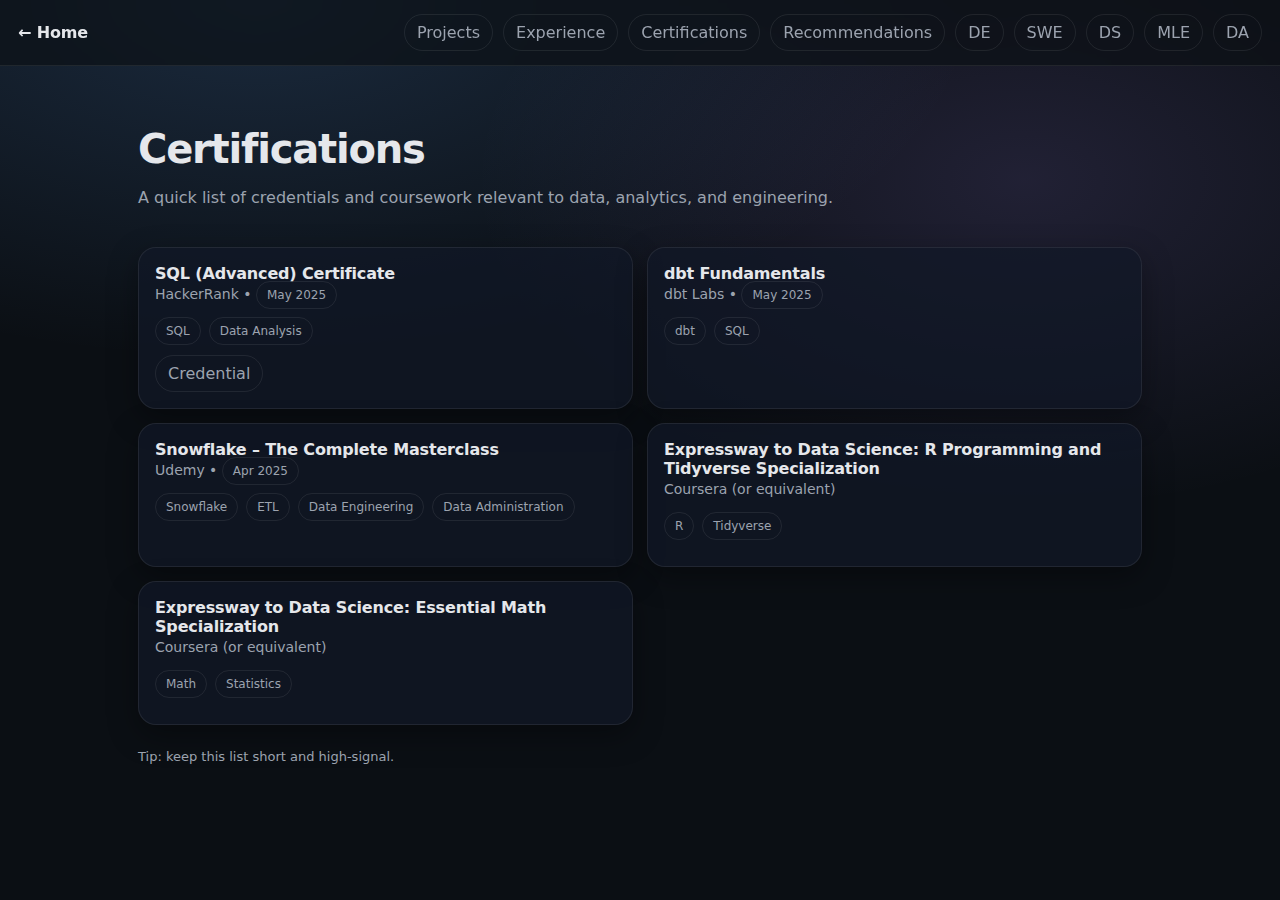
<file: certifications/index.html>
<!doctype html>
<html lang="en">
<head>
  <meta charset="utf-8" />
  <meta name="viewport" content="width=device-width, initial-scale=1" />
  <title>Certifications | Prathik Bafna</title>
  <meta name="description" content="Certifications and courses." />
  <link rel="stylesheet" href="/assets/css/styles.css" />
</head>
<body>
  <div class="nav">
    <div><a href="/" class="projectTitle">← Home</a></div>
    <div class="links">
      <a class="pill" href="/projects/">Projects</a>
      <a class="pill" href="/experience/">Experience</a>
      <a class="pill" href="/certifications/">Certifications</a>
      <a class="pill" href="/recommendations/">Recommendations</a>
      <a class="pill" href="/de/">DE</a>
      <a class="pill" href="/swe/">SWE</a>
      <a class="pill" href="/ds/">DS</a>
      <a class="pill" href="/mle/">MLE</a>
      <a class="pill" href="/da/">DA</a>
    </div>
  </div>

  <div class="container">
    <div class="hero">
      <h1>Certifications</h1>
      <div class="subtitle">A quick list of credentials and coursework relevant to data, analytics, and engineering.</div>
    </div>

    <div class="grid" id="certs"></div>

    <div class="footer">Tip: keep this list short and high-signal.</div>
  </div>

  <script>
    async function run(){
      const res = await fetch("/assets/data/certifications.json");
      const certs = await res.json();
      const el = document.getElementById("certs");
      el.innerHTML = certs.map(c => {
        const skills = (c.skills||[]).map(s => `<span class="badge">${s}</span>`).join("");
        const cred = c.credential ? `<a class="pill" href="${c.credential}" target="_blank" rel="noreferrer">Credential</a>` : "";
        const issued = c.issued ? `• <span class="badge">${c.issued}</span>` : "";
        return `
          <div class="card half">
            <div class="projectTitle">${c.title}</div>
            <div class="projectMeta">${c.issuer || ""} ${issued}</div>
            <div class="badges">${skills}</div>
            <div class="badges">${cred}</div>
          </div>
        `;
      }).join("");
    }
    run();
  </script>
</body>
</html>
</file>
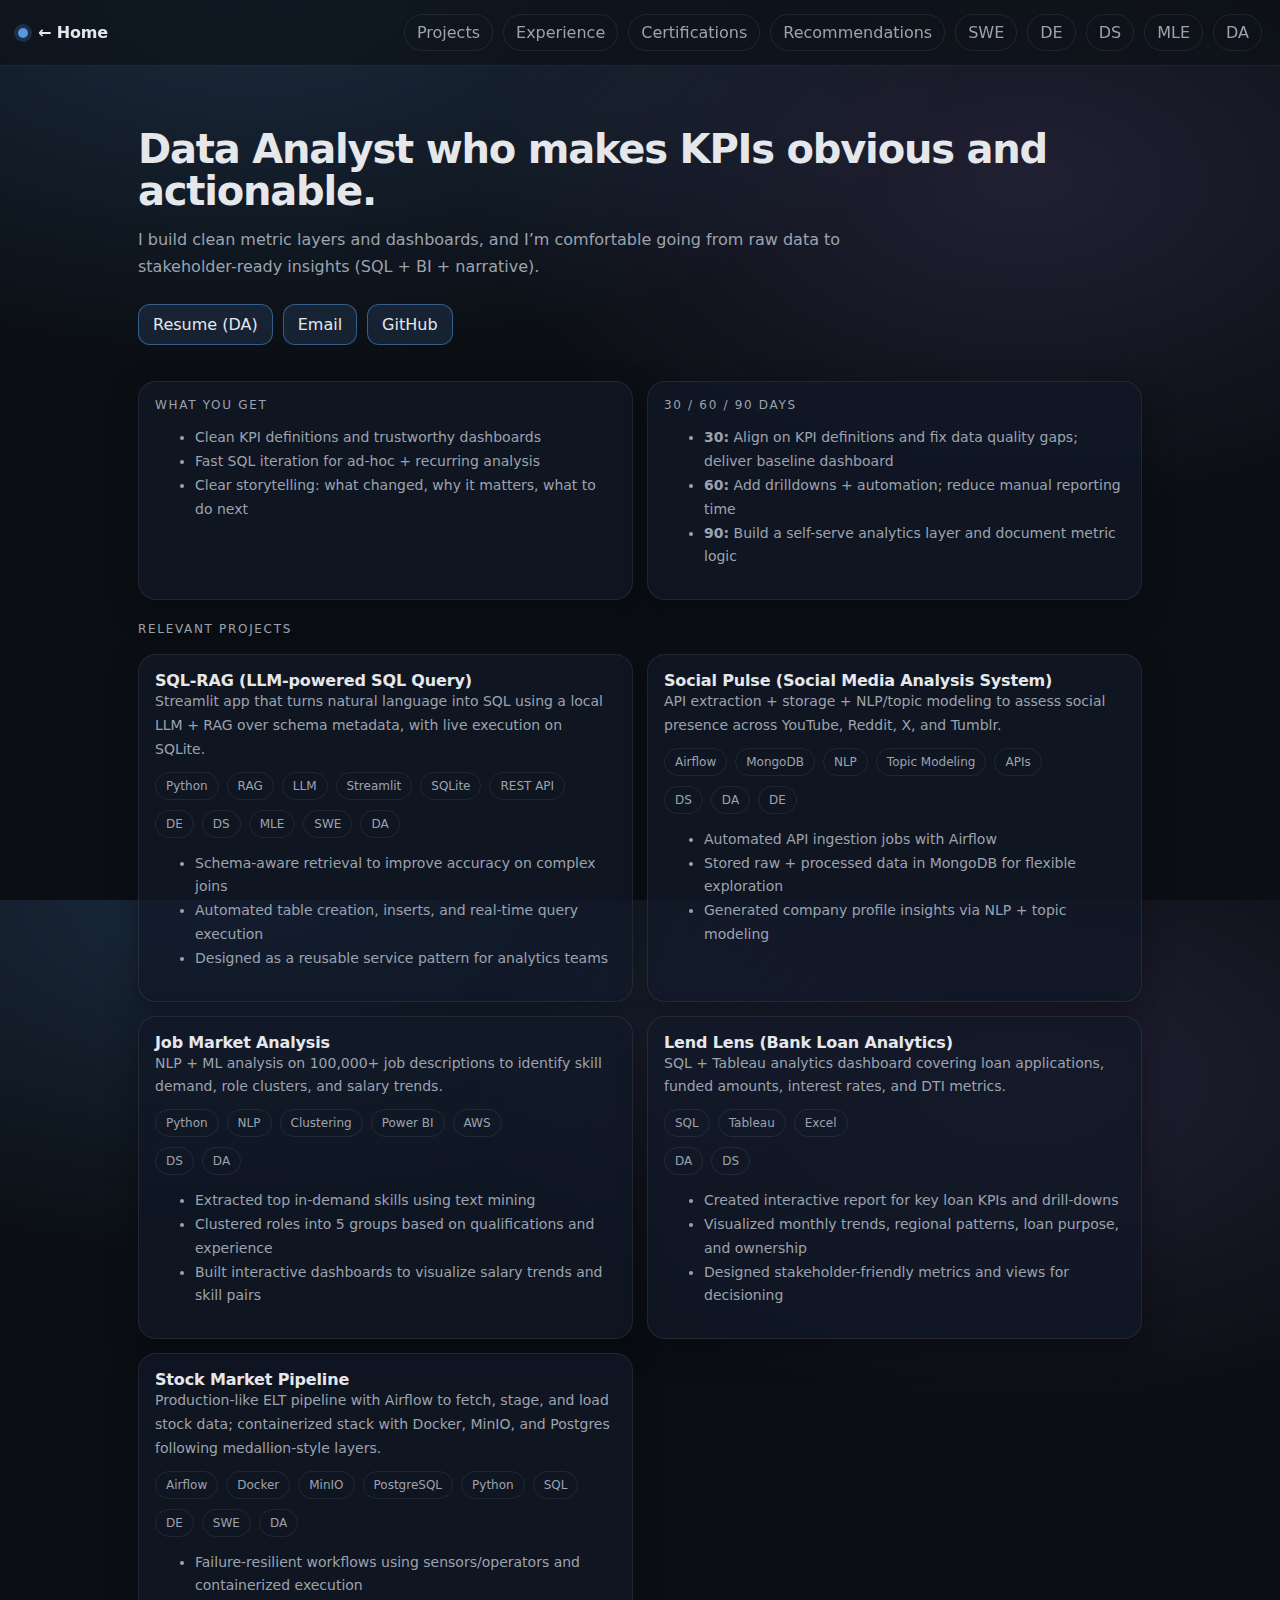
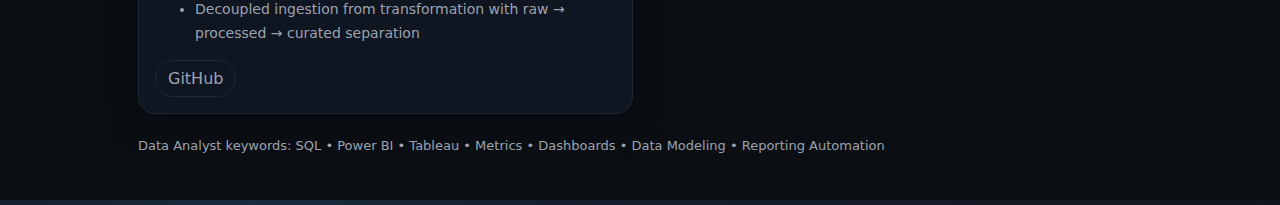
<file: da/index.html>
<!doctype html>
<html lang="en">
<head>
  <meta charset="utf-8" />
  <meta name="viewport" content="width=device-width, initial-scale=1" />
  <title>Hire Prathik | Data Analyst</title>
  <link rel="stylesheet" href="/assets/css/styles.css" />
  <meta name="description" content="Why hire Prathik for Data Analyst: role-specific projects, skills, and outcomes." />
</head>
<body>

  <div class="nav">
    <div class="brand">
      <span class="dot"></span>
      <a href="/" class="projectTitle">← Home</a>
    </div>
    <div class="links">
      <a class="pill" href="/projects/">Projects</a>
      <a class="pill" href="/experience/">Experience</a>
      <a class="pill" href="/certifications/">Certifications</a>
      <a class="pill" href="/recommendations/">Recommendations</a>
      <a class="pill" href="/swe/">SWE</a>
      <a class="pill" href="/de/">DE</a>
      <a class="pill" href="/ds/">DS</a>
      <a class="pill" href="/mle/">MLE</a>
      <a class="pill" href="/da/">DA</a>
    </div>
  </div>

<div class="container">
  <div class="hero">
    <h1>Data Analyst who makes KPIs obvious and actionable.</h1>
    <div class="subtitle">I build clean metric layers and dashboards, and I’m comfortable going from raw data to stakeholder-ready insights (SQL + BI + narrative).</div>
    <div style="display:flex; gap:10px; flex-wrap:wrap; margin-top:10px;">
      <a class="btn" href="/assets/resume/Prathik_Bharath_Jain_DE.pdf" target="_blank" rel="noreferrer">Resume (DA)</a>
      <a class="btn" href="mailto:prathikbafna0@gmail.com">Email</a>
      <a class="btn" href="https://github.com/prathikbafna" target="_blank" rel="noreferrer">GitHub</a>
    </div>
  </div>

  <div class="grid">
    <div class="card half">
      <div class="sectionTitle">What you get</div>
      <ul class="projectMeta">
          <li>Clean KPI definitions and trustworthy dashboards</li>
          <li>Fast SQL iteration for ad-hoc + recurring analysis</li>
          <li>Clear storytelling: what changed, why it matters, what to do next</li>
      </ul>
    </div>
    <div class="card half">
      <div class="sectionTitle">30 / 60 / 90 days</div>
      <ul class="projectMeta">
          <li><b>30:</b> Align on KPI definitions and fix data quality gaps; deliver baseline dashboard</li>
          <li><b>60:</b> Add drilldowns + automation; reduce manual reporting time</li>
          <li><b>90:</b> Build a self-serve analytics layer and document metric logic</li>
      </ul>
    </div>
  </div>

  <div style="margin-top:22px">
    <div class="sectionTitle">Relevant projects</div>
    <div class="grid" id="projects"></div>
  </div>

  <div class="footer">Data Analyst keywords: SQL • Power BI • Tableau • Metrics • Dashboards • Data Modeling • Reporting Automation</div>
</div>

<script>window.ROLE_TAG = "da";</script>
<script src="/assets/js/main.js"></script>
</body>
</html>
</file>
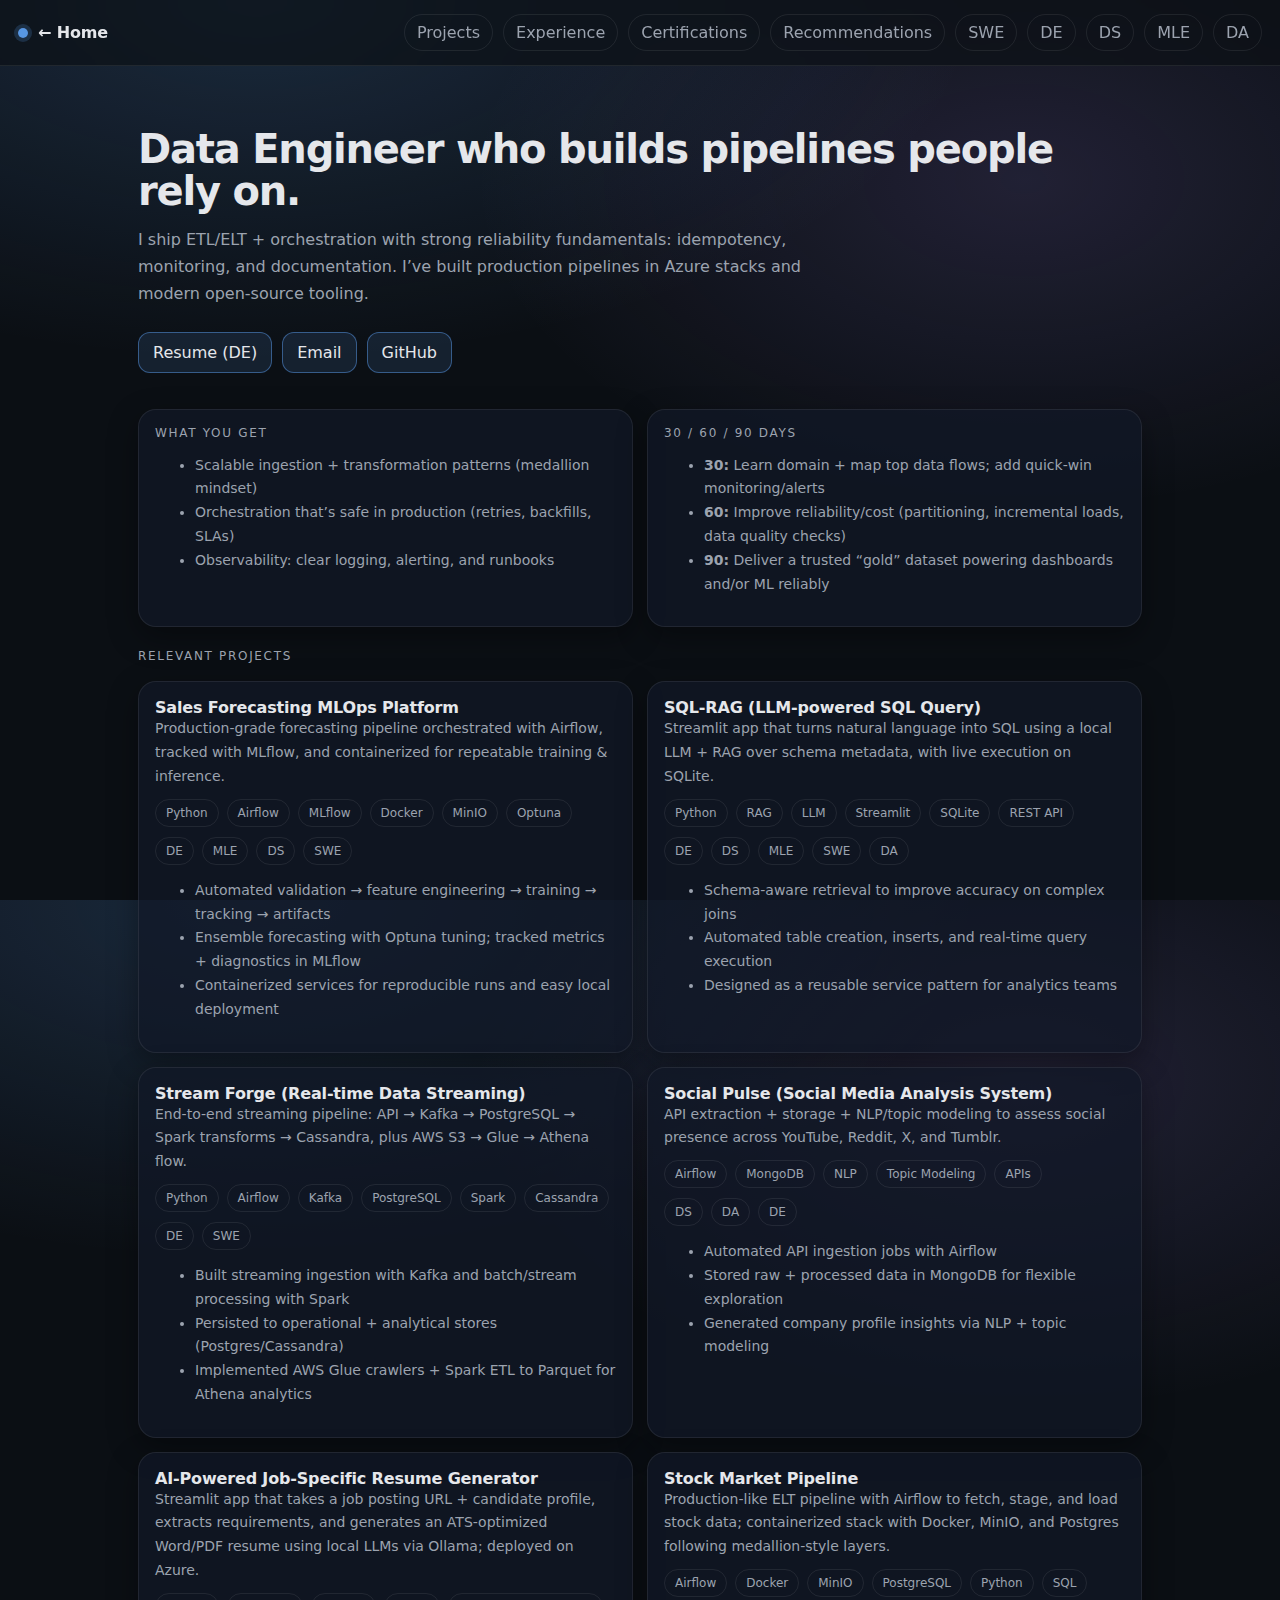
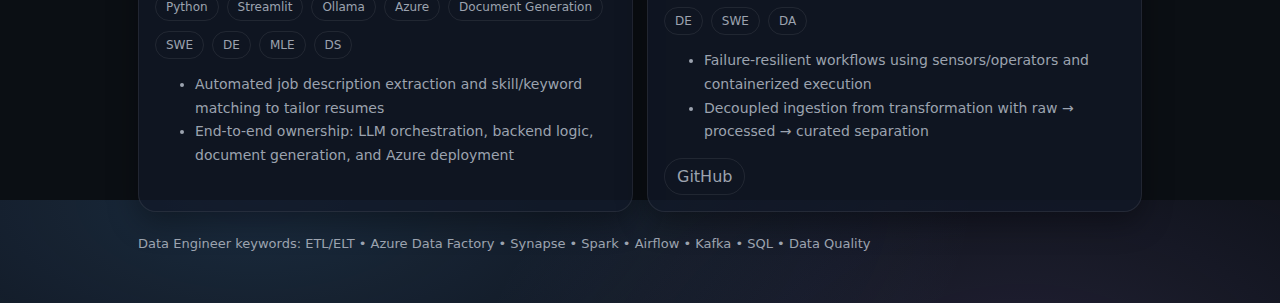
<file: de/index.html>
<!doctype html>
<html lang="en">
<head>
  <meta charset="utf-8" />
  <meta name="viewport" content="width=device-width, initial-scale=1" />
  <title>Hire Prathik | Data Engineer</title>
  <link rel="stylesheet" href="/assets/css/styles.css" />
  <meta name="description" content="Why hire Prathik for Data Engineer: role-specific projects, skills, and outcomes." />
</head>
<body>

  <div class="nav">
    <div class="brand">
      <span class="dot"></span>
      <a href="/" class="projectTitle">← Home</a>
    </div>
    <div class="links">
      <a class="pill" href="/projects/">Projects</a>
      <a class="pill" href="/experience/">Experience</a>
      <a class="pill" href="/certifications/">Certifications</a>
      <a class="pill" href="/recommendations/">Recommendations</a>
      <a class="pill" href="/swe/">SWE</a>
      <a class="pill" href="/de/">DE</a>
      <a class="pill" href="/ds/">DS</a>
      <a class="pill" href="/mle/">MLE</a>
      <a class="pill" href="/da/">DA</a>
    </div>
  </div>

<div class="container">
  <div class="hero">
    <h1>Data Engineer who builds pipelines people rely on.</h1>
    <div class="subtitle">I ship ETL/ELT + orchestration with strong reliability fundamentals: idempotency, monitoring, and documentation. I’ve built production pipelines in Azure stacks and modern open-source tooling.</div>
    <div style="display:flex; gap:10px; flex-wrap:wrap; margin-top:10px;">
      <a class="btn" href="/assets/resume/Prathik_Bharath_Jain_DE.pdf" target="_blank" rel="noreferrer">Resume (DE)</a>
      <a class="btn" href="mailto:prathikbafna0@gmail.com">Email</a>
      <a class="btn" href="https://github.com/prathikbafna" target="_blank" rel="noreferrer">GitHub</a>
    </div>
  </div>

  <div class="grid">
    <div class="card half">
      <div class="sectionTitle">What you get</div>
      <ul class="projectMeta">
          <li>Scalable ingestion + transformation patterns (medallion mindset)</li>
          <li>Orchestration that’s safe in production (retries, backfills, SLAs)</li>
          <li>Observability: clear logging, alerting, and runbooks</li>
      </ul>
    </div>
    <div class="card half">
      <div class="sectionTitle">30 / 60 / 90 days</div>
      <ul class="projectMeta">
          <li><b>30:</b> Learn domain + map top data flows; add quick-win monitoring/alerts</li>
          <li><b>60:</b> Improve reliability/cost (partitioning, incremental loads, data quality checks)</li>
          <li><b>90:</b> Deliver a trusted “gold” dataset powering dashboards and/or ML reliably</li>
      </ul>
    </div>
  </div>

  <div style="margin-top:22px">
    <div class="sectionTitle">Relevant projects</div>
    <div class="grid" id="projects"></div>
  </div>

  <div class="footer">Data Engineer keywords: ETL/ELT • Azure Data Factory • Synapse • Spark • Airflow • Kafka • SQL • Data Quality</div>
</div>

<script>window.ROLE_TAG = "de";</script>
<script src="/assets/js/main.js"></script>
</body>
</html>
</file>
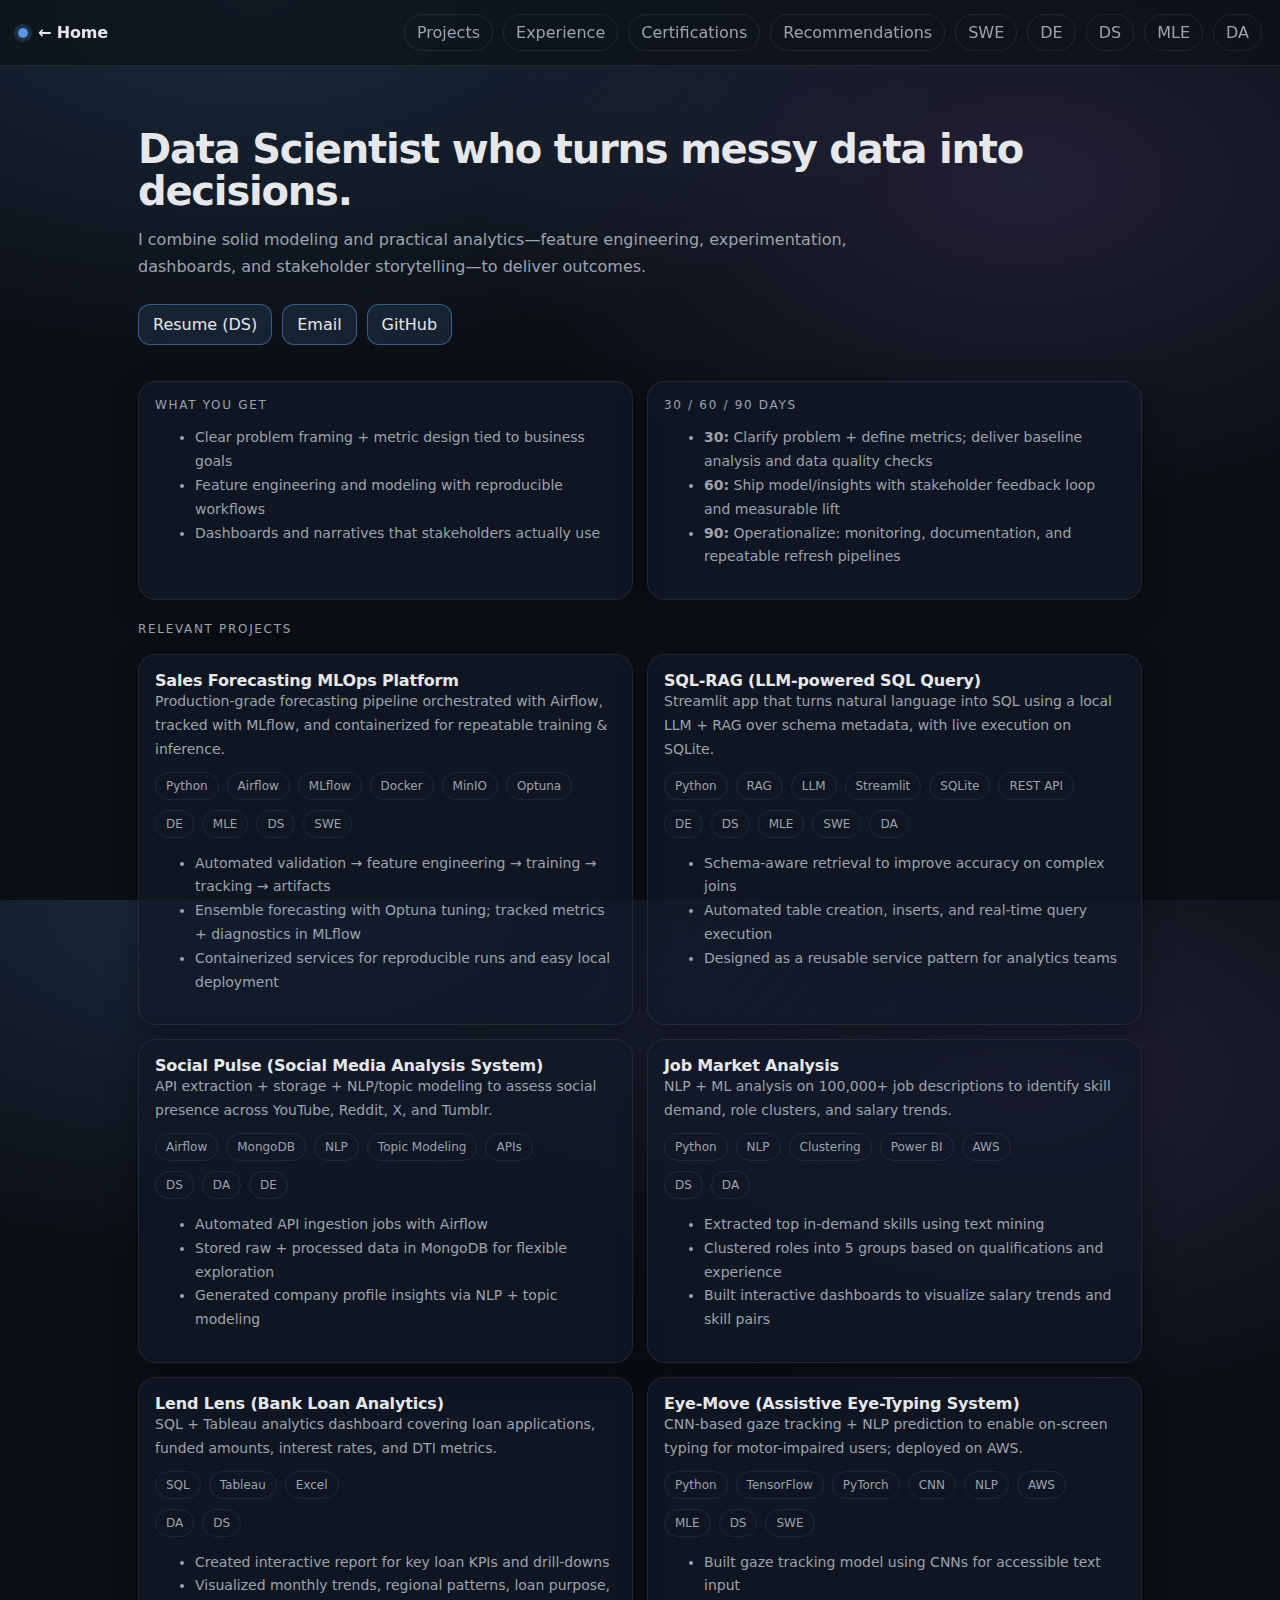
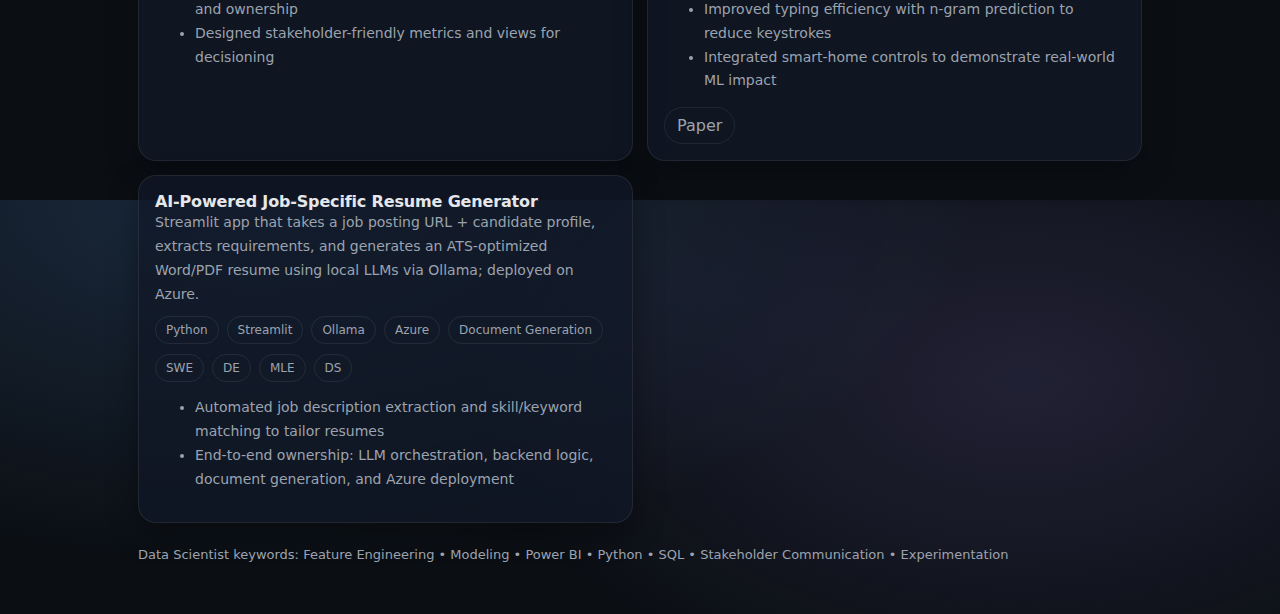
<file: ds/index.html>
<!doctype html>
<html lang="en">
<head>
  <meta charset="utf-8" />
  <meta name="viewport" content="width=device-width, initial-scale=1" />
  <title>Hire Prathik | Data Scientist</title>
  <link rel="stylesheet" href="/assets/css/styles.css" />
  <meta name="description" content="Why hire Prathik for Data Scientist: role-specific projects, skills, and outcomes." />
</head>
<body>

  <div class="nav">
    <div class="brand">
      <span class="dot"></span>
      <a href="/" class="projectTitle">← Home</a>
    </div>
    <div class="links">
      <a class="pill" href="/projects/">Projects</a>
      <a class="pill" href="/experience/">Experience</a>
      <a class="pill" href="/certifications/">Certifications</a>
      <a class="pill" href="/recommendations/">Recommendations</a>
      <a class="pill" href="/swe/">SWE</a>
      <a class="pill" href="/de/">DE</a>
      <a class="pill" href="/ds/">DS</a>
      <a class="pill" href="/mle/">MLE</a>
      <a class="pill" href="/da/">DA</a>
    </div>
  </div>

<div class="container">
  <div class="hero">
    <h1>Data Scientist who turns messy data into decisions.</h1>
    <div class="subtitle">I combine solid modeling and practical analytics—feature engineering, experimentation, dashboards, and stakeholder storytelling—to deliver outcomes.</div>
    <div style="display:flex; gap:10px; flex-wrap:wrap; margin-top:10px;">
      <a class="btn" href="/assets/resume/Prathik_Bharath_Jain_ML.pdf" target="_blank" rel="noreferrer">Resume (DS)</a>
      <a class="btn" href="mailto:prathikbafna0@gmail.com">Email</a>
      <a class="btn" href="https://github.com/prathikbafna" target="_blank" rel="noreferrer">GitHub</a>
    </div>
  </div>

  <div class="grid">
    <div class="card half">
      <div class="sectionTitle">What you get</div>
      <ul class="projectMeta">
          <li>Clear problem framing + metric design tied to business goals</li>
          <li>Feature engineering and modeling with reproducible workflows</li>
          <li>Dashboards and narratives that stakeholders actually use</li>
      </ul>
    </div>
    <div class="card half">
      <div class="sectionTitle">30 / 60 / 90 days</div>
      <ul class="projectMeta">
          <li><b>30:</b> Clarify problem + define metrics; deliver baseline analysis and data quality checks</li>
          <li><b>60:</b> Ship model/insights with stakeholder feedback loop and measurable lift</li>
          <li><b>90:</b> Operationalize: monitoring, documentation, and repeatable refresh pipelines</li>
      </ul>
    </div>
  </div>

  <div style="margin-top:22px">
    <div class="sectionTitle">Relevant projects</div>
    <div class="grid" id="projects"></div>
  </div>

  <div class="footer">Data Scientist keywords: Feature Engineering • Modeling • Power BI • Python • SQL • Stakeholder Communication • Experimentation</div>
</div>

<script>window.ROLE_TAG = "ds";</script>
<script src="/assets/js/main.js"></script>
</body>
</html>
</file>
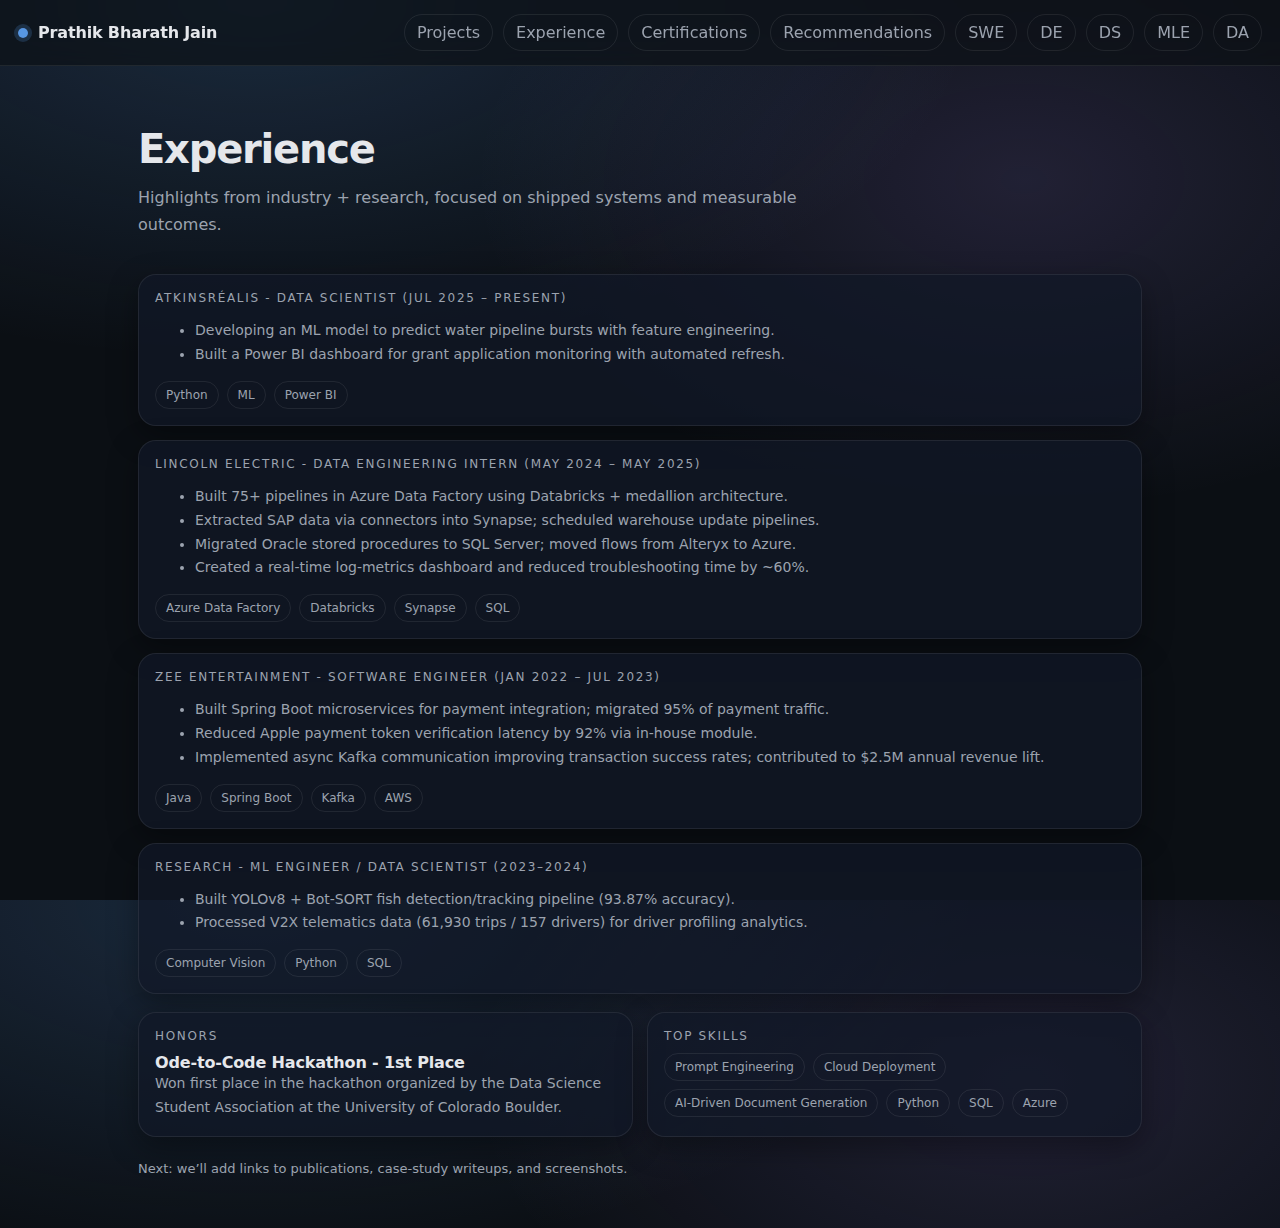
<file: experience/index.html>
<!doctype html>
<html lang="en">
<head>
  <meta charset="utf-8" />
  <meta name="viewport" content="width=device-width, initial-scale=1" />
  <title>Experience | Prathik Bharath Jain</title>
  <link rel="stylesheet" href="/assets/css/styles.css" />
</head>
<body>

  <div class="nav">
    <div class="brand">
      <span class="dot"></span>
      <a href="/" class="projectTitle">Prathik Bharath Jain</a>
    </div>
    <div class="links">
      <a class="pill" href="/projects/">Projects</a>
      <a class="pill" href="/experience/">Experience</a>
      <a class="pill" href="/certifications/">Certifications</a>
      <a class="pill" href="/recommendations/">Recommendations</a>
      <a class="pill" href="/swe/">SWE</a>
      <a class="pill" href="/de/">DE</a>
      <a class="pill" href="/ds/">DS</a>
      <a class="pill" href="/mle/">MLE</a>
      <a class="pill" href="/da/">DA</a>
    </div>
  </div>
<div class="container">
  <div class="hero">
    <h1>Experience</h1>
    <div class="subtitle">Highlights from industry + research, focused on shipped systems and measurable outcomes.</div>
  </div>

  <div class="grid">
    <div class="card">
      <div class="sectionTitle">AtkinsRéalis - Data Scientist (Jul 2025 – Present)</div>
      <ul class="projectMeta">
        <li>Developing an ML model to predict water pipeline bursts with feature engineering.</li>
        <li>Built a Power BI dashboard for grant application monitoring with automated refresh.</li>
      </ul>
      <div class="badges">
        <span class="badge">Python</span><span class="badge">ML</span><span class="badge">Power BI</span>
      </div>
    </div>

    <div class="card">
      <div class="sectionTitle">Lincoln Electric - Data Engineering Intern (May 2024 – May 2025)</div>
      <ul class="projectMeta">
        <li>Built 75+ pipelines in Azure Data Factory using Databricks + medallion architecture.</li>
        <li>Extracted SAP data via connectors into Synapse; scheduled warehouse update pipelines.</li>
        <li>Migrated Oracle stored procedures to SQL Server; moved flows from Alteryx to Azure.</li>
        <li>Created a real-time log-metrics dashboard and reduced troubleshooting time by ~60%.</li>
      </ul>
      <div class="badges">
        <span class="badge">Azure Data Factory</span><span class="badge">Databricks</span><span class="badge">Synapse</span><span class="badge">SQL</span>
      </div>
    </div>

    <div class="card">
      <div class="sectionTitle">Zee Entertainment - Software Engineer (Jan 2022 – Jul 2023)</div>
      <ul class="projectMeta">
        <li>Built Spring Boot microservices for payment integration; migrated 95% of payment traffic.</li>
        <li>Reduced Apple payment token verification latency by 92% via in-house module.</li>
        <li>Implemented async Kafka communication improving transaction success rates; contributed to $2.5M annual revenue lift.</li>
      </ul>
      <div class="badges">
        <span class="badge">Java</span><span class="badge">Spring Boot</span><span class="badge">Kafka</span><span class="badge">AWS</span>
      </div>
    </div>

    <div class="card">
      <div class="sectionTitle">Research - ML Engineer / Data Scientist (2023–2024)</div>
      <ul class="projectMeta">
        <li>Built YOLOv8 + Bot-SORT fish detection/tracking pipeline (93.87% accuracy).</li>
        <li>Processed V2X telematics data (61,930 trips / 157 drivers) for driver profiling analytics.</li>
      </ul>
      <div class="badges">
        <span class="badge">Computer Vision</span><span class="badge">Python</span><span class="badge">SQL</span>
      </div>
    </div>
  </div>

  
    <div class="grid" style="margin-top:18px;">
      <div class="card half">
        <div class="sectionTitle">Honors</div>
        <div class="projectTitle">Ode-to-Code Hackathon - 1st Place</div>
        <div class="projectMeta">Won first place in the hackathon organized by the Data Science Student Association at the University of Colorado Boulder.</div>
      </div>
      <div class="card half">
        <div class="sectionTitle">Top Skills</div>
        <div class="badges">
          <span class="badge">Prompt Engineering</span>
          <span class="badge">Cloud Deployment</span>
          <span class="badge">AI-Driven Document Generation</span>
          <span class="badge">Python</span>
          <span class="badge">SQL</span>
          <span class="badge">Azure</span>
        </div>
      </div>
    </div>

    <div class="footer">Next: we’ll add links to publications, case-study writeups, and screenshots.</div>
</div>
</body>
</html>
</file>
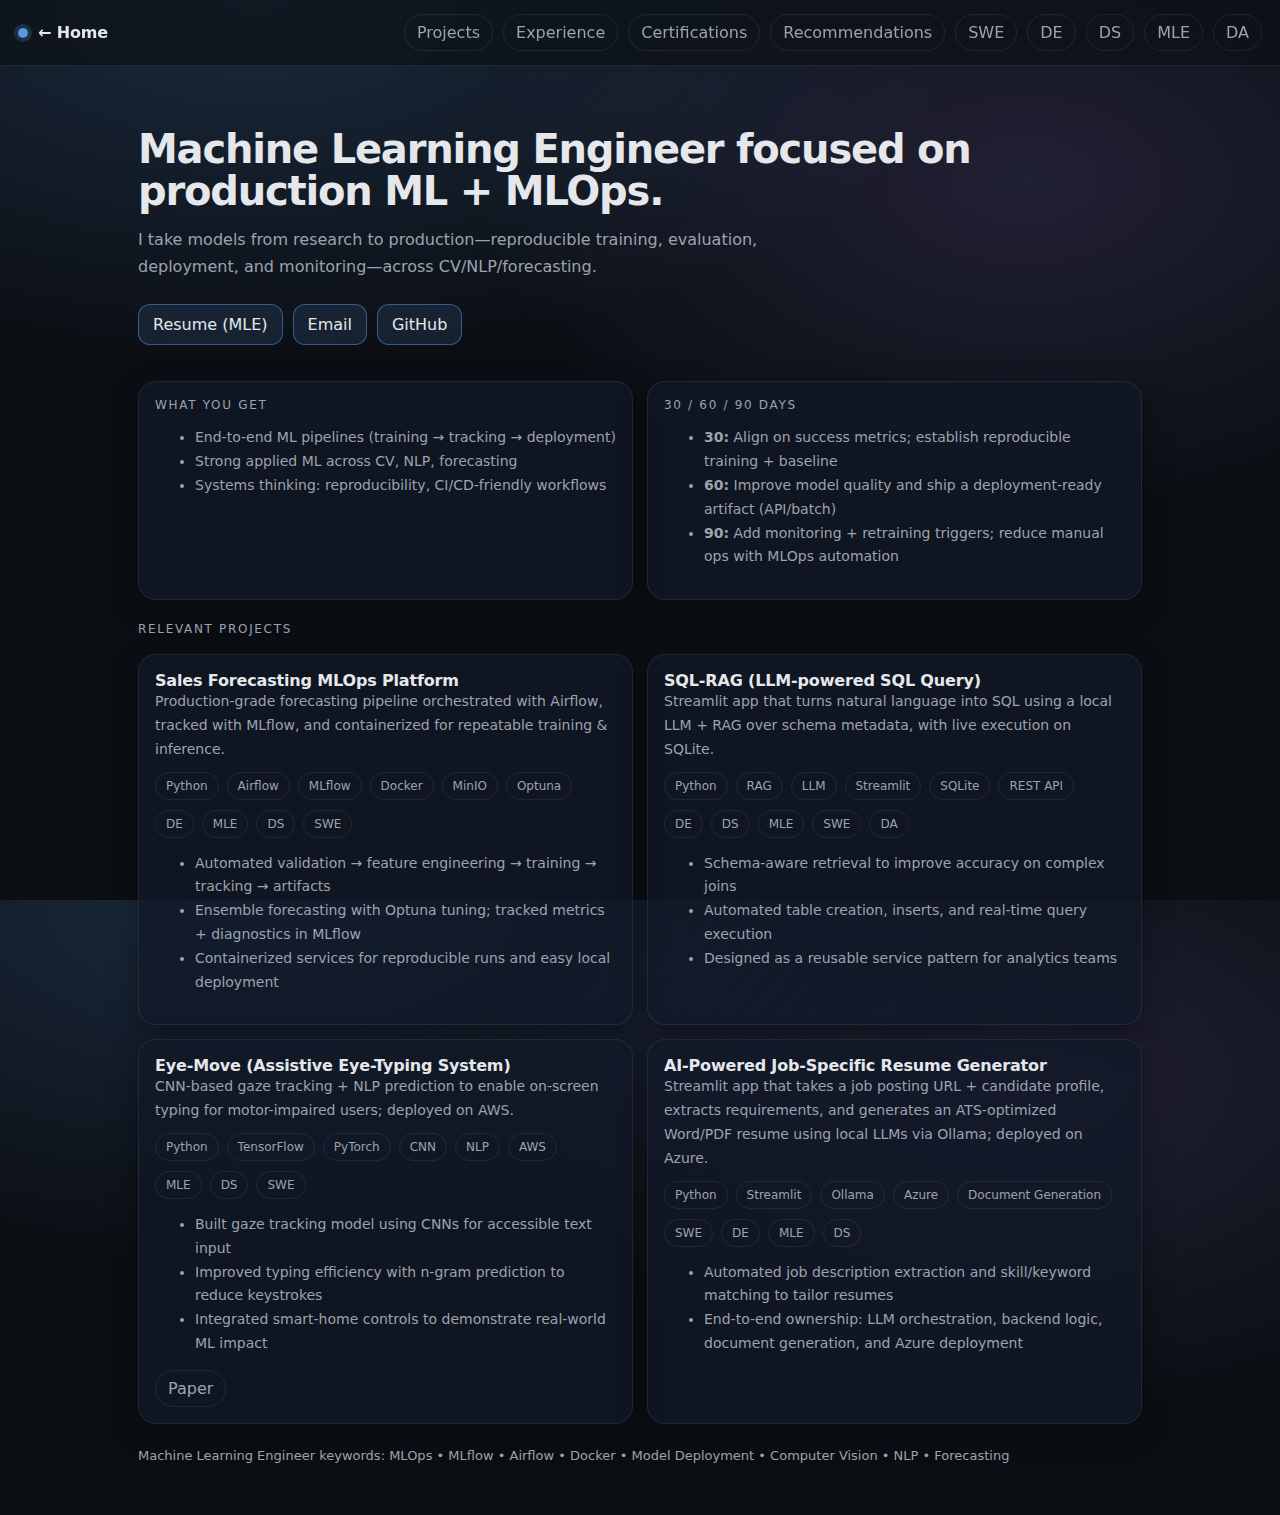
<file: mle/index.html>
<!doctype html>
<html lang="en">
<head>
  <meta charset="utf-8" />
  <meta name="viewport" content="width=device-width, initial-scale=1" />
  <title>Hire Prathik | Machine Learning Engineer</title>
  <link rel="stylesheet" href="/assets/css/styles.css" />
  <meta name="description" content="Why hire Prathik for Machine Learning Engineer: role-specific projects, skills, and outcomes." />
</head>
<body>

  <div class="nav">
    <div class="brand">
      <span class="dot"></span>
      <a href="/" class="projectTitle">← Home</a>
    </div>
    <div class="links">
      <a class="pill" href="/projects/">Projects</a>
      <a class="pill" href="/experience/">Experience</a>
      <a class="pill" href="/certifications/">Certifications</a>
      <a class="pill" href="/recommendations/">Recommendations</a>
      <a class="pill" href="/swe/">SWE</a>
      <a class="pill" href="/de/">DE</a>
      <a class="pill" href="/ds/">DS</a>
      <a class="pill" href="/mle/">MLE</a>
      <a class="pill" href="/da/">DA</a>
    </div>
  </div>

<div class="container">
  <div class="hero">
    <h1>Machine Learning Engineer focused on production ML + MLOps.</h1>
    <div class="subtitle">I take models from research to production—reproducible training, evaluation, deployment, and monitoring—across CV/NLP/forecasting.</div>
    <div style="display:flex; gap:10px; flex-wrap:wrap; margin-top:10px;">
      <a class="btn" href="/assets/resume/Prathik_Bharath_Jain_ML.pdf" target="_blank" rel="noreferrer">Resume (MLE)</a>
      <a class="btn" href="mailto:prathikbafna0@gmail.com">Email</a>
      <a class="btn" href="https://github.com/prathikbafna" target="_blank" rel="noreferrer">GitHub</a>
    </div>
  </div>

  <div class="grid">
    <div class="card half">
      <div class="sectionTitle">What you get</div>
      <ul class="projectMeta">
          <li>End-to-end ML pipelines (training → tracking → deployment)</li>
          <li>Strong applied ML across CV, NLP, forecasting</li>
          <li>Systems thinking: reproducibility, CI/CD-friendly workflows</li>
      </ul>
    </div>
    <div class="card half">
      <div class="sectionTitle">30 / 60 / 90 days</div>
      <ul class="projectMeta">
          <li><b>30:</b> Align on success metrics; establish reproducible training + baseline</li>
          <li><b>60:</b> Improve model quality and ship a deployment-ready artifact (API/batch)</li>
          <li><b>90:</b> Add monitoring + retraining triggers; reduce manual ops with MLOps automation</li>
      </ul>
    </div>
  </div>

  <div style="margin-top:22px">
    <div class="sectionTitle">Relevant projects</div>
    <div class="grid" id="projects"></div>
  </div>

  <div class="footer">Machine Learning Engineer keywords: MLOps • MLflow • Airflow • Docker • Model Deployment • Computer Vision • NLP • Forecasting</div>
</div>

<script>window.ROLE_TAG = "mle";</script>
<script src="/assets/js/main.js"></script>
</body>
</html>
</file>
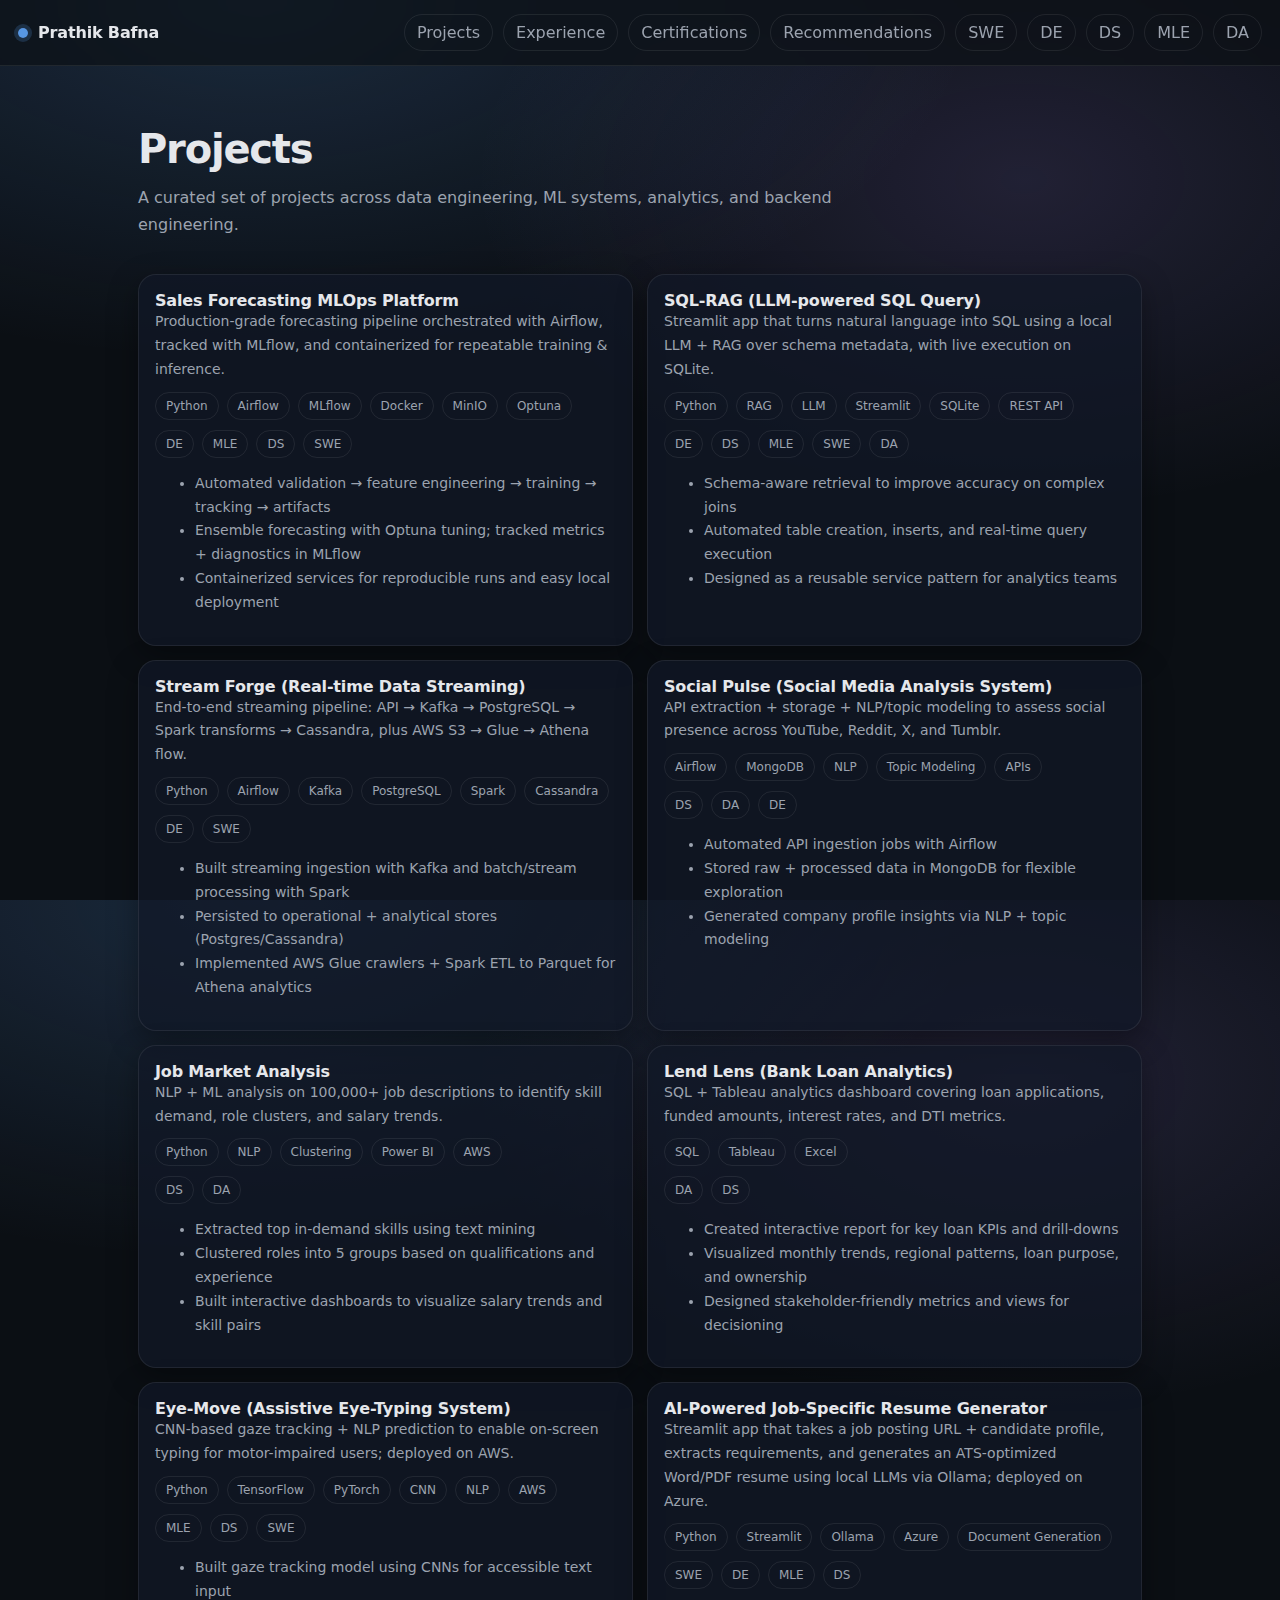
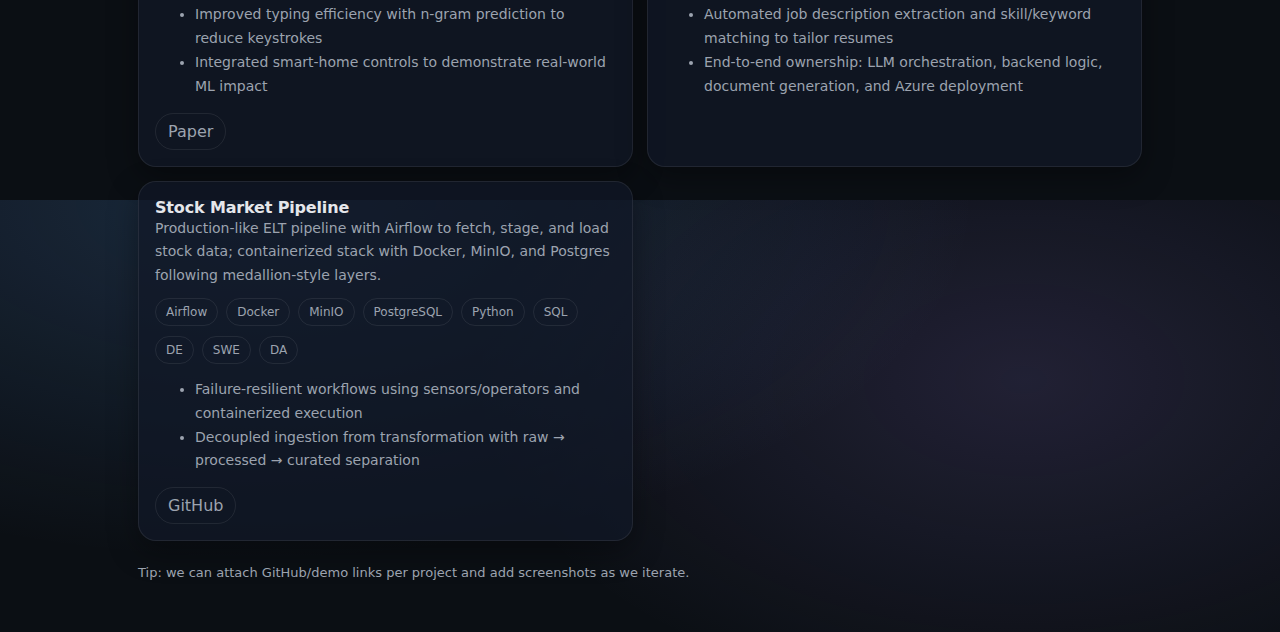
<file: projects/index.html>
<!doctype html>
<html lang="en">
<head>
  <meta charset="utf-8" />
  <meta name="viewport" content="width=device-width, initial-scale=1" />
  <title>Projects | Prathik Bafna</title>
  <link rel="stylesheet" href="/assets/css/styles.css" />
</head>
<body>

  <div class="nav">
    <div class="brand">
      <span class="dot"></span>
      <a href="/" class="projectTitle">Prathik Bafna</a>
    </div>
    <div class="links">
      <a class="pill" href="/projects/">Projects</a>
      <a class="pill" href="/experience/">Experience</a>
      <a class="pill" href="/certifications/">Certifications</a>
      <a class="pill" href="/recommendations/">Recommendations</a>
      <a class="pill" href="/swe/">SWE</a>
      <a class="pill" href="/de/">DE</a>
      <a class="pill" href="/ds/">DS</a>
      <a class="pill" href="/mle/">MLE</a>
      <a class="pill" href="/da/">DA</a>
    </div>
  </div>
<div class="container">
  <div class="hero">
    <h1>Projects</h1>
    <div class="subtitle">A curated set of projects across data engineering, ML systems, analytics, and backend engineering.</div>
  </div>
  <div class="grid" id="projects"></div>
  <div class="footer">Tip: we can attach GitHub/demo links per project and add screenshots as we iterate.</div>
</div>
<script src="/assets/js/main.js"></script>
</body>
</html>
</file>
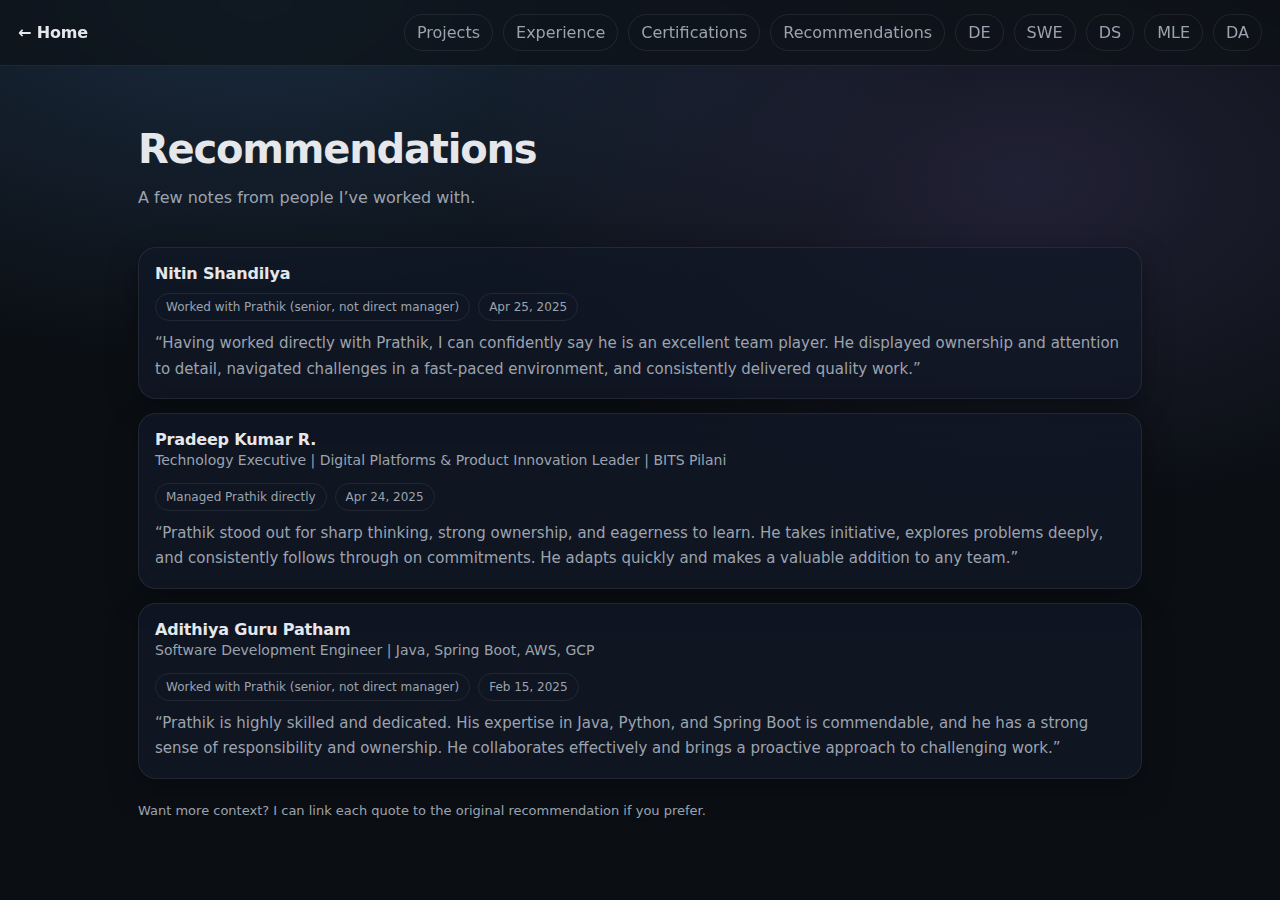
<file: recommendations/index.html>
<!doctype html>
<html lang="en">
<head>
  <meta charset="utf-8" />
  <meta name="viewport" content="width=device-width, initial-scale=1" />
  <title>Recommendations | Prathik Bafna</title>
  <meta name="description" content="Selected LinkedIn recommendations." />
  <link rel="stylesheet" href="/assets/css/styles.css" />
</head>
<body>
  <div class="nav">
    <div><a href="/" class="projectTitle">← Home</a></div>
    <div class="links">
      <a class="pill" href="/projects/">Projects</a>
      <a class="pill" href="/experience/">Experience</a>
      <a class="pill" href="/certifications/">Certifications</a>
      <a class="pill" href="/recommendations/">Recommendations</a>
      <a class="pill" href="/de/">DE</a>
      <a class="pill" href="/swe/">SWE</a>
      <a class="pill" href="/ds/">DS</a>
      <a class="pill" href="/mle/">MLE</a>
      <a class="pill" href="/da/">DA</a>
    </div>
  </div>

  <div class="container">
    <div class="hero">
      <h1>Recommendations</h1>
      <div class="subtitle">A few notes from people I’ve worked with.</div>
    </div>

    <div class="grid" id="recs"></div>

    <div class="footer">Want more context? I can link each quote to the original recommendation if you prefer.</div>
  </div>

  <script>
    async function run(){
      const res = await fetch("/assets/data/recommendations.json");
      const recs = await res.json();
      const el = document.getElementById("recs");
      el.innerHTML = recs.map(r => {
        return `
          <div class="card">
            <div class="projectTitle">${r.name}</div>
            <div class="projectMeta">${r.title || ""}</div>
            <div class="badges">
              <span class="badge">${r.relationship || ""}</span>
              <span class="badge">${r.date || ""}</span>
            </div>
            <div class="projectMeta" style="margin-top:10px; font-size:15px; line-height:1.7;">
              “${r.quote}”
            </div>
          </div>
        `;
      }).join("");
    }
    run();
  </script>
</body>
</html>
</file>
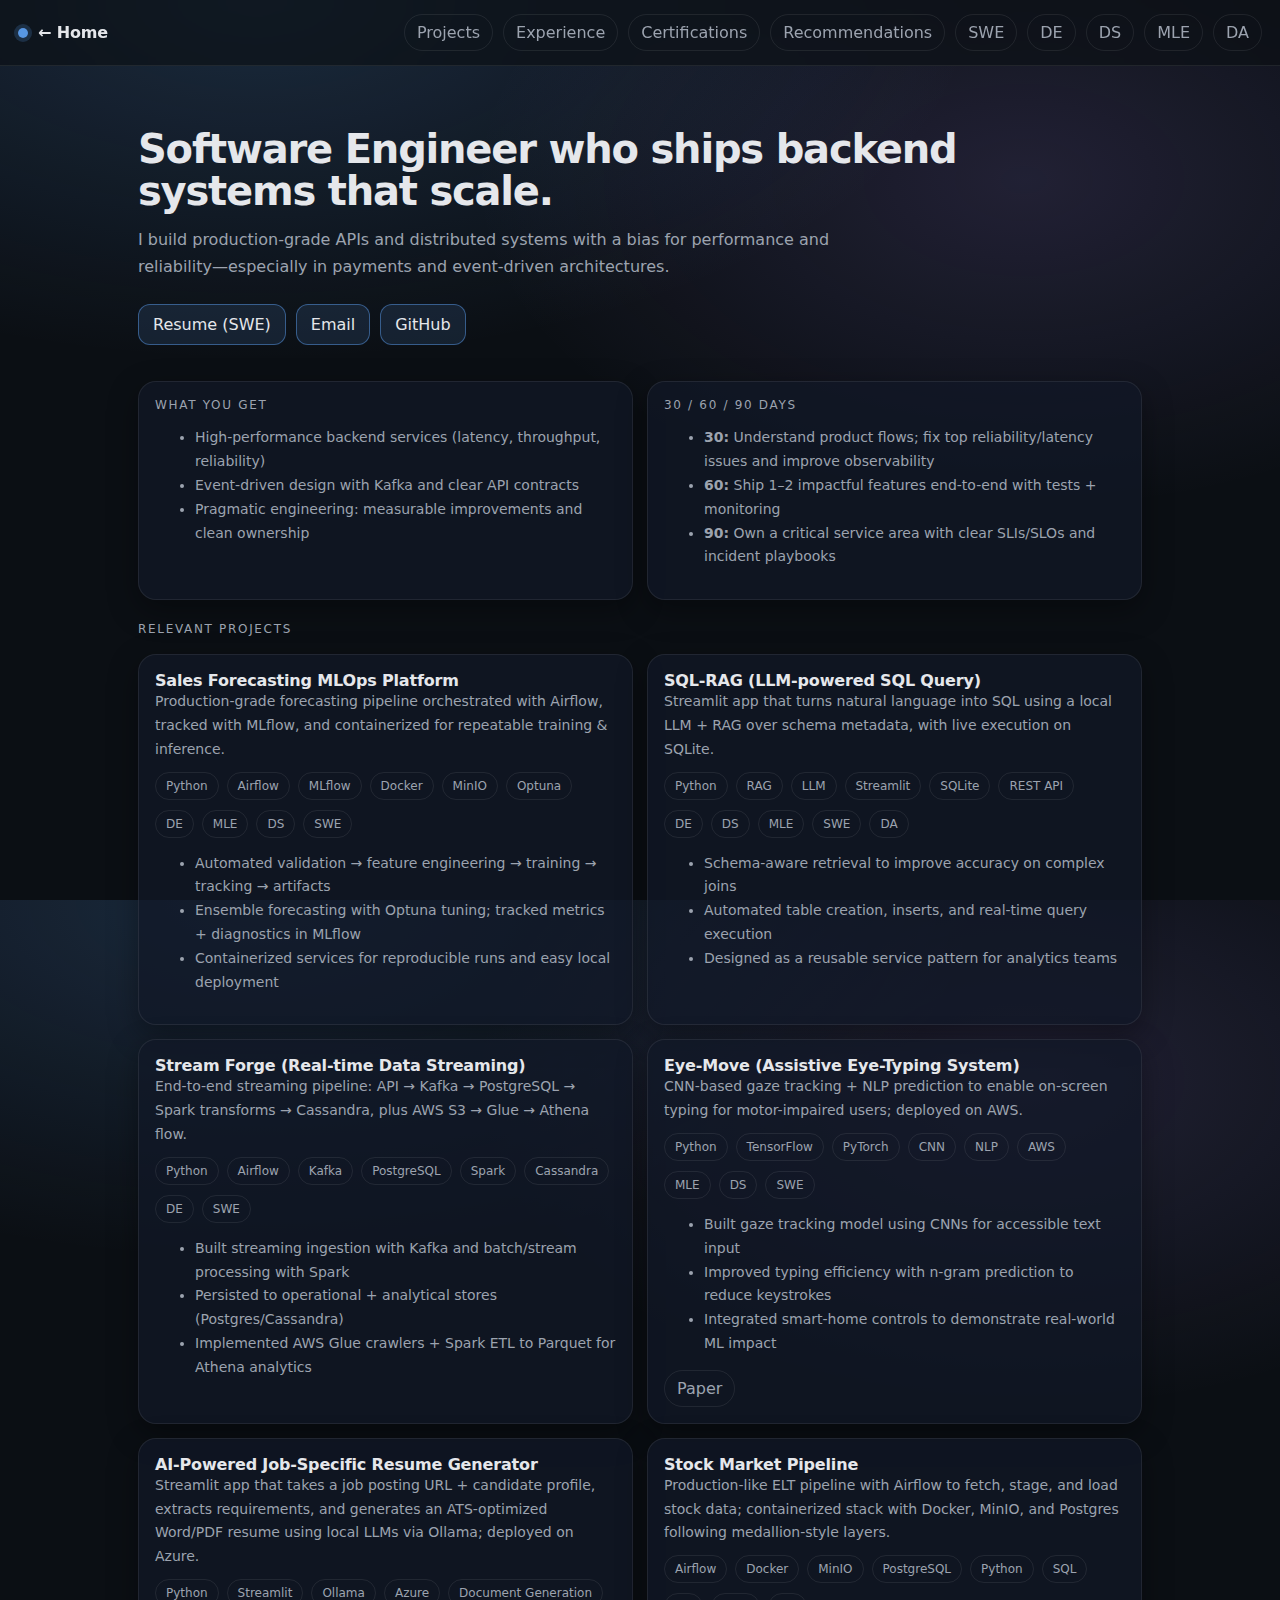
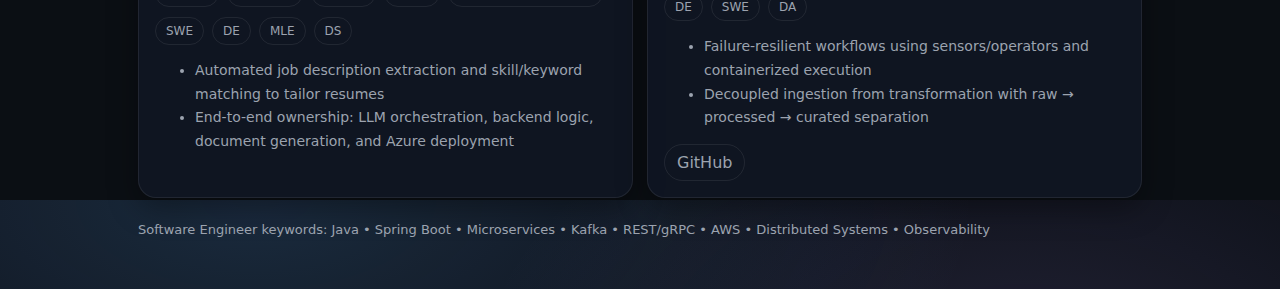
<file: swe/index.html>
<!doctype html>
<html lang="en">
<head>
  <meta charset="utf-8" />
  <meta name="viewport" content="width=device-width, initial-scale=1" />
  <title>Hire Prathik | Software Engineer</title>
  <link rel="stylesheet" href="/assets/css/styles.css" />
  <meta name="description" content="Why hire Prathik Bafna for Software Engineer: role-specific projects, skills, and outcomes." />
</head>
<body>

  <div class="nav">
    <div class="brand">
      <span class="dot"></span>
      <a href="/" class="projectTitle">← Home</a>
    </div>
    <div class="links">
      <a class="pill" href="/projects/">Projects</a>
      <a class="pill" href="/experience/">Experience</a>
      <a class="pill" href="/certifications/">Certifications</a>
      <a class="pill" href="/recommendations/">Recommendations</a>
      <a class="pill" href="/swe/">SWE</a>
      <a class="pill" href="/de/">DE</a>
      <a class="pill" href="/ds/">DS</a>
      <a class="pill" href="/mle/">MLE</a>
      <a class="pill" href="/da/">DA</a>
    </div>
  </div>

<div class="container">
  <div class="hero">
    <h1>Software Engineer who ships backend systems that scale.</h1>
    <div class="subtitle">I build production-grade APIs and distributed systems with a bias for performance and reliability—especially in payments and event-driven architectures.</div>
    <div style="display:flex; gap:10px; flex-wrap:wrap; margin-top:10px;">
      <a class="btn" href="/assets/resume/Prathik_Bharath_Jain_SWE.pdf" target="_blank" rel="noreferrer">Resume (SWE)</a>
      <a class="btn" href="mailto:prathikbafna0@gmail.com">Email</a>
      <a class="btn" href="https://github.com/prathikbafna" target="_blank" rel="noreferrer">GitHub</a>
    </div>
  </div>

  <div class="grid">
    <div class="card half">
      <div class="sectionTitle">What you get</div>
      <ul class="projectMeta">
          <li>High-performance backend services (latency, throughput, reliability)</li>
          <li>Event-driven design with Kafka and clear API contracts</li>
          <li>Pragmatic engineering: measurable improvements and clean ownership</li>
      </ul>
    </div>
    <div class="card half">
      <div class="sectionTitle">30 / 60 / 90 days</div>
      <ul class="projectMeta">
          <li><b>30:</b> Understand product flows; fix top reliability/latency issues and improve observability</li>
          <li><b>60:</b> Ship 1–2 impactful features end-to-end with tests + monitoring</li>
          <li><b>90:</b> Own a critical service area with clear SLIs/SLOs and incident playbooks</li>
      </ul>
    </div>
  </div>

  <div style="margin-top:22px">
    <div class="sectionTitle">Relevant projects</div>
    <div class="grid" id="projects"></div>
  </div>

  <div class="footer">Software Engineer keywords: Java • Spring Boot • Microservices • Kafka • REST/gRPC • AWS • Distributed Systems • Observability</div>
</div>

<script>window.ROLE_TAG = "swe";</script>
<script src="/assets/js/main.js"></script>
</body>
</html>
</file>
<file: assets/css/styles.css>
:root{
  --bg:#0b0f14;
  --card:#111827;
  --text:#e5e7eb;
  --muted:#9ca3af;
  --accent:#60a5fa;
  --border:rgba(255,255,255,.08);
  --shadow: 0 10px 30px rgba(0,0,0,.35);
}
*{box-sizing:border-box}
html,body{height:100%}
body{
  margin:0;
  font-family: ui-sans-serif, system-ui, -apple-system, Segoe UI, Roboto, Arial, "Apple Color Emoji","Segoe UI Emoji";
  background:
    radial-gradient(1200px 600px at 20% 0%, rgba(96,165,250,.18), transparent 60%),
    radial-gradient(1000px 600px at 80% 20%, rgba(167,139,250,.14), transparent 55%),
    var(--bg);
  color:var(--text);
}
a{color:inherit; text-decoration:none}
.container{max-width:1040px; margin:0 auto; padding:28px 18px}
.nav{
  display:flex; gap:14px; align-items:center; justify-content:space-between;
  position:sticky; top:0; z-index:10;
  backdrop-filter: blur(10px);
  background: rgba(11,15,20,.65);
  border-bottom:1px solid var(--border);
  padding:14px 18px;
}
.nav .links{display:flex; gap:10px; flex-wrap:wrap; justify-content:flex-end}
.brand{display:flex; gap:10px; align-items:center}
.dot{
  width:10px; height:10px; border-radius:999px;
  background: rgba(96,165,250,.9);
  box-shadow: 0 0 0 4px rgba(96,165,250,.18);
}
.pill{
  border:1px solid var(--border); padding:8px 12px; border-radius:999px;
  color:var(--muted);
}
.pill:hover{border-color:rgba(96,165,250,.5); color:var(--text)}
.hero{padding:34px 0 18px; display:grid; gap:14px}
h1{font-size:40px; margin:0; letter-spacing:-.03em; line-height:1.05}
.subtitle{color:var(--muted); font-size:16px; line-height:1.7; max-width:70ch}
.grid{display:grid; grid-template-columns:repeat(12,1fr); gap:14px; margin-top:18px}
.card{
  grid-column: span 12;
  background: rgba(17,24,39,.72);
  border:1px solid var(--border);
  border-radius:18px;
  padding:16px;
  box-shadow: var(--shadow);
}
@media(min-width:900px){
  .card.half{grid-column: span 6;}
  .card.third{grid-column: span 4;}
}
.sectionTitle{
  margin:0 0 10px; font-size:12px; color:var(--muted);
  text-transform:uppercase; letter-spacing:.14em
}
.projectTitle{font-weight:650; letter-spacing:-.01em}
.projectMeta{color:var(--muted); font-size:14px; line-height:1.7}
.badges{display:flex; gap:8px; flex-wrap:wrap; margin-top:10px}
.badge{
  font-size:12px; color:var(--muted);
  border:1px solid var(--border); padding:6px 10px; border-radius:999px;
}
.btn{
  display:inline-flex; gap:10px; align-items:center; justify-content:center;
  padding:10px 14px; border-radius:12px;
  border:1px solid rgba(96,165,250,.45);
  background: rgba(96,165,250,.12);
}
.btn:hover{background: rgba(96,165,250,.18)}
.kpi{display:flex; gap:14px; flex-wrap:wrap; margin-top:10px}
.kpi .item{border:1px solid var(--border); border-radius:14px; padding:10px 12px; color:var(--muted)}
.kpi .item b{color:var(--text)}
.footer{color:var(--muted); font-size:13px; padding:24px 0}
.hr{height:1px; background:var(--border); margin:16px 0}
small.muted{color:var(--muted)}
</file>
